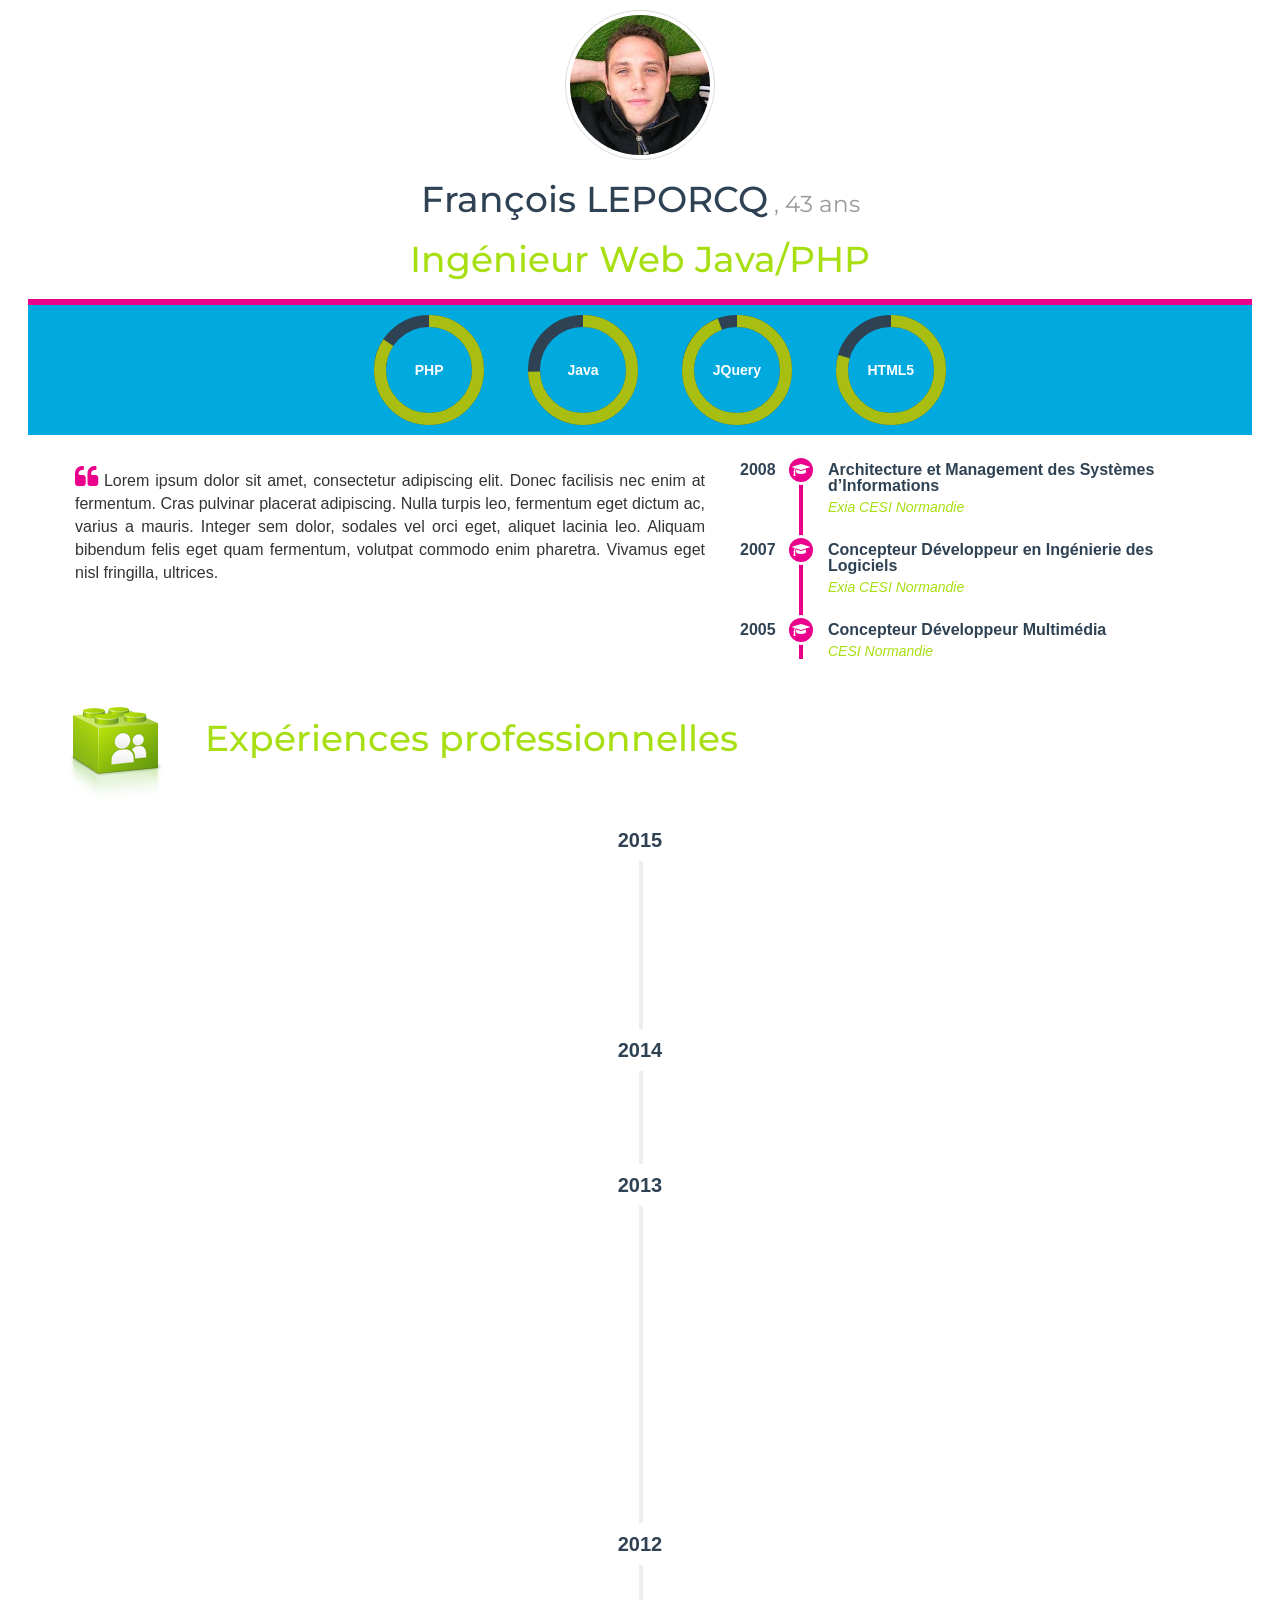
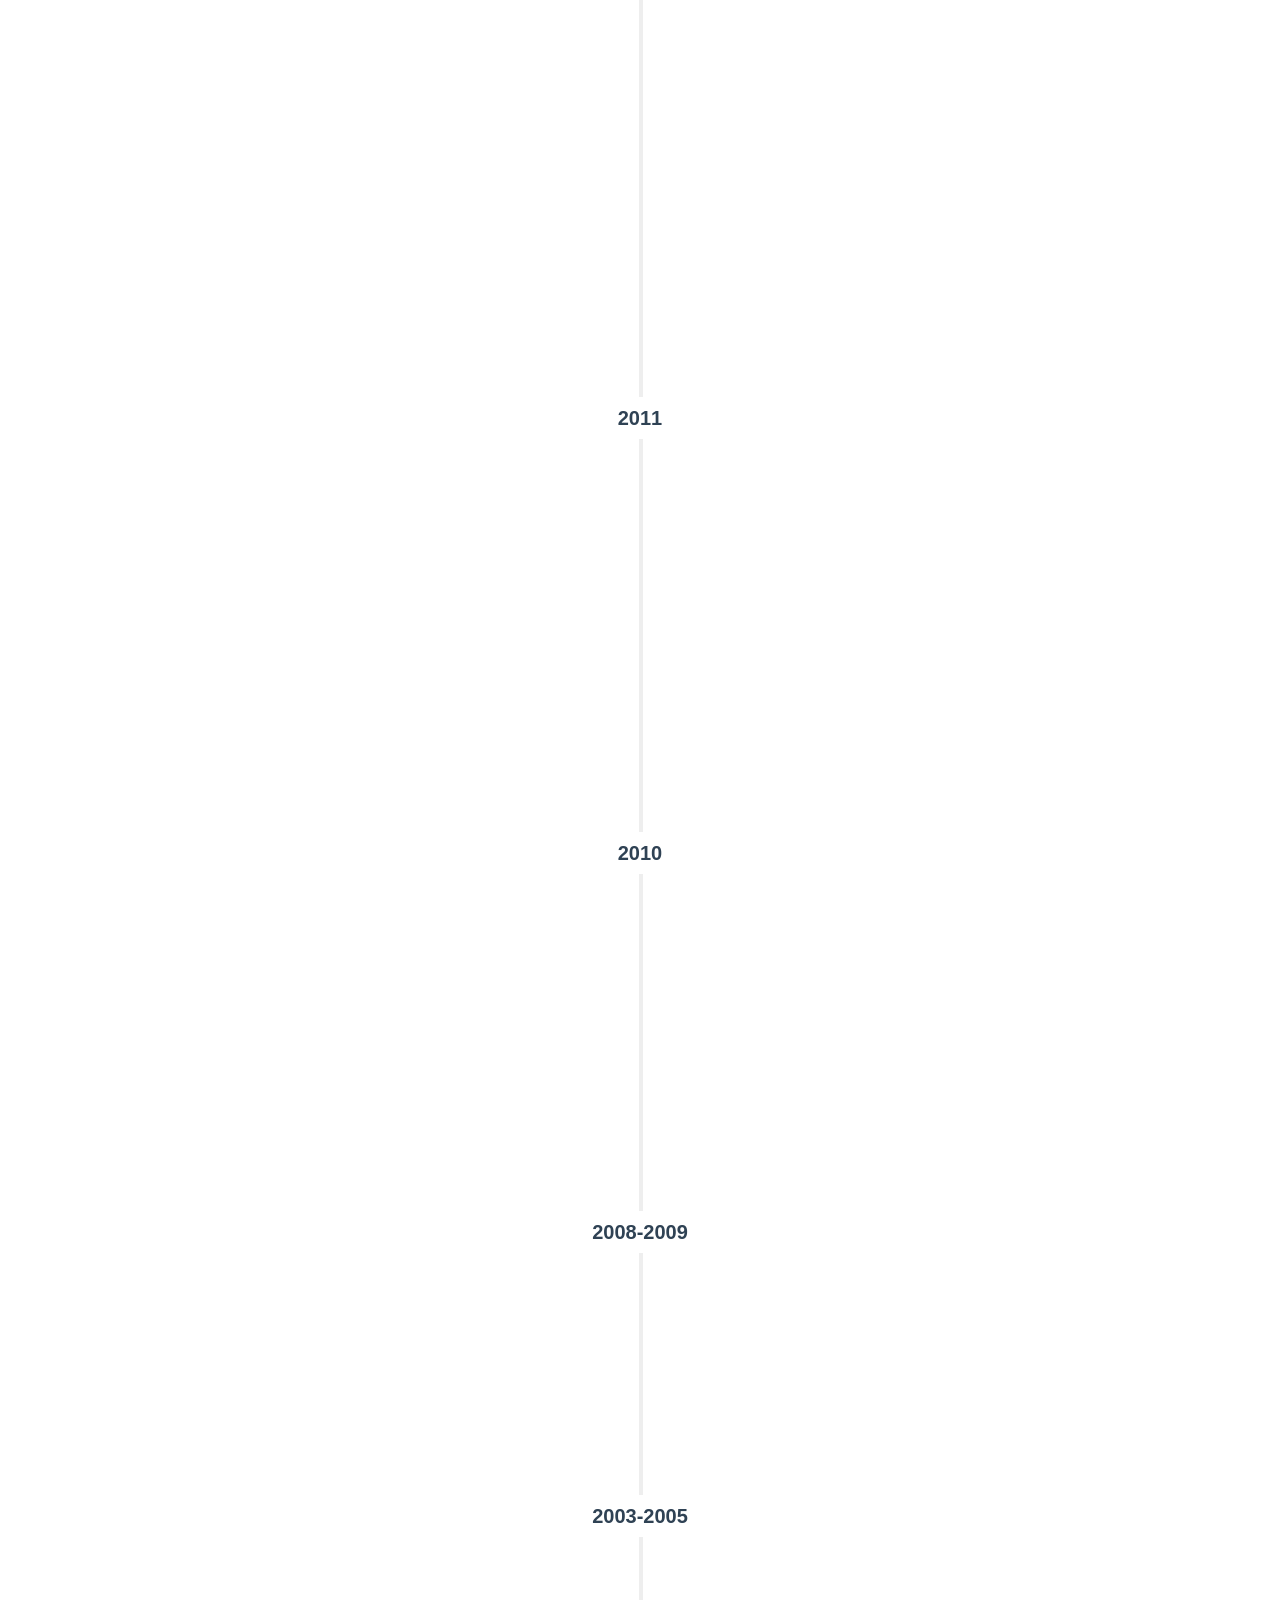
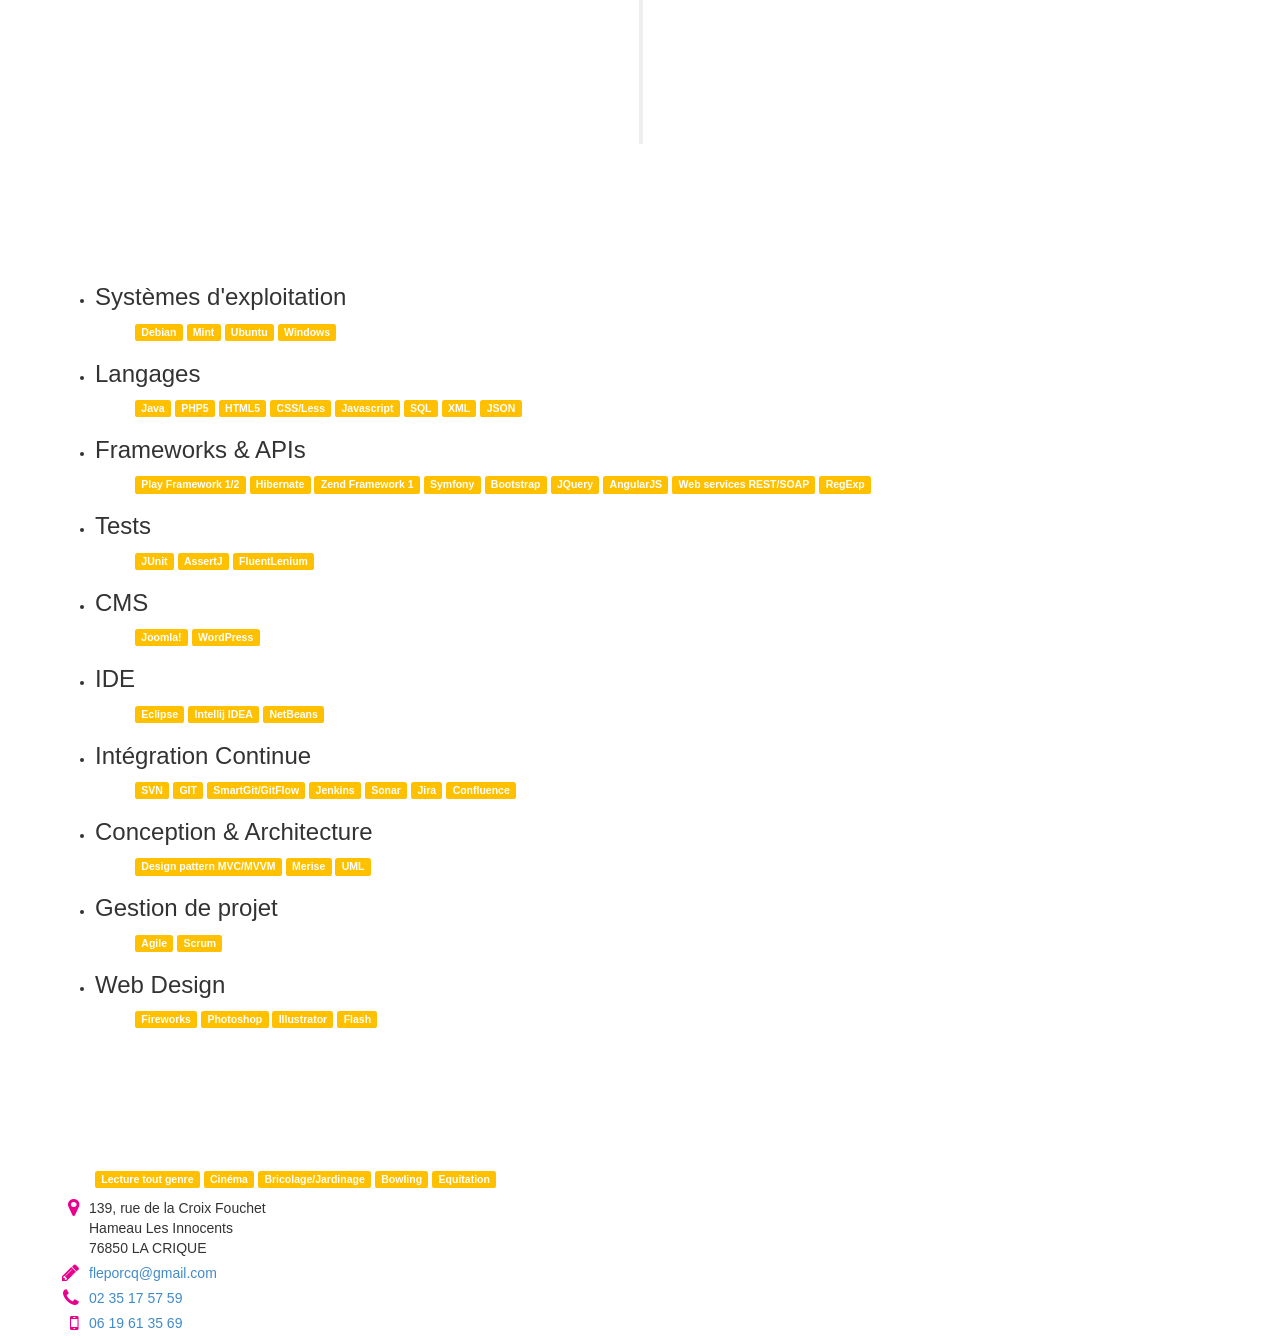
<file: index.html>
<!DOCTYPE html>
<html lang="fr">
  <head>
    <meta charset="utf-8">
    <meta http-equiv="X-UA-Compatible" content="IE=edge">
    <meta name="viewport" content="width=device-width, initial-scale=1">
    <meta name="description" content="">
    <meta name="author" content="">
    <link rel="shortcut icon" href="assets/ico/favicon.ico">

    <title>François LEPORCQ</title>

    <link href="css/bootstrap.min.css" rel="stylesheet">
	<link href="css/font-awesome.min.css" rel="stylesheet" type="text/css">
	<link href="css/circliful.css" rel="stylesheet" type="text/css">
	<link href="css/animate.css" rel="stylesheet" type="text/css">
	<link href='http://fonts.googleapis.com/css?family=Montserrat' rel='stylesheet' type='text/css'>
	<link href="css/styles.less" rel="stylesheet/less" type="text/css">
    <!-- HTML5 shim and Respond.js IE8 support of HTML5 elements and media queries -->
    <!--[if lt IE 9]>
      <script src="https://oss.maxcdn.com/libs/html5shiv/3.7.0/html5shiv.js"></script>
      <script src="https://oss.maxcdn.com/libs/respond.js/1.4.2/respond.min.js"></script>
    <![endif]-->
  </head>

  <body data-spy="scroll">

    <div class="container" id="content"></div>

    <script src="https://ajax.googleapis.com/ajax/libs/jquery/1.11.0/jquery.min.js"></script>
	<script src="js/mustache.js"></script>
	<script src="js/less-1.7.1.min.js"></script>
    <script src="js/bootstrap.min.js"></script>
	<script src="js/jquery.easypiechart.min.js"></script>
	<script src="js/waypoints.min.js"></script>
	<script src="js/scripts.js"></script>
  </body>
</html>
</file>
<file: css/circliful.css>
.circliful {
    position: relative; 
}

.circle-text, .circle-info, .circle-text-half, .circle-info-half {
    width: 100%;
    position: absolute;
    text-align: center;
    display: inline-block;
}

.circle-info, .circle-info-half {
	color: #999;
}

.circliful .fa {
	margin: -10px 3px 0 3px;
	position: relative;
	bottom: 4px;
}
</file>
